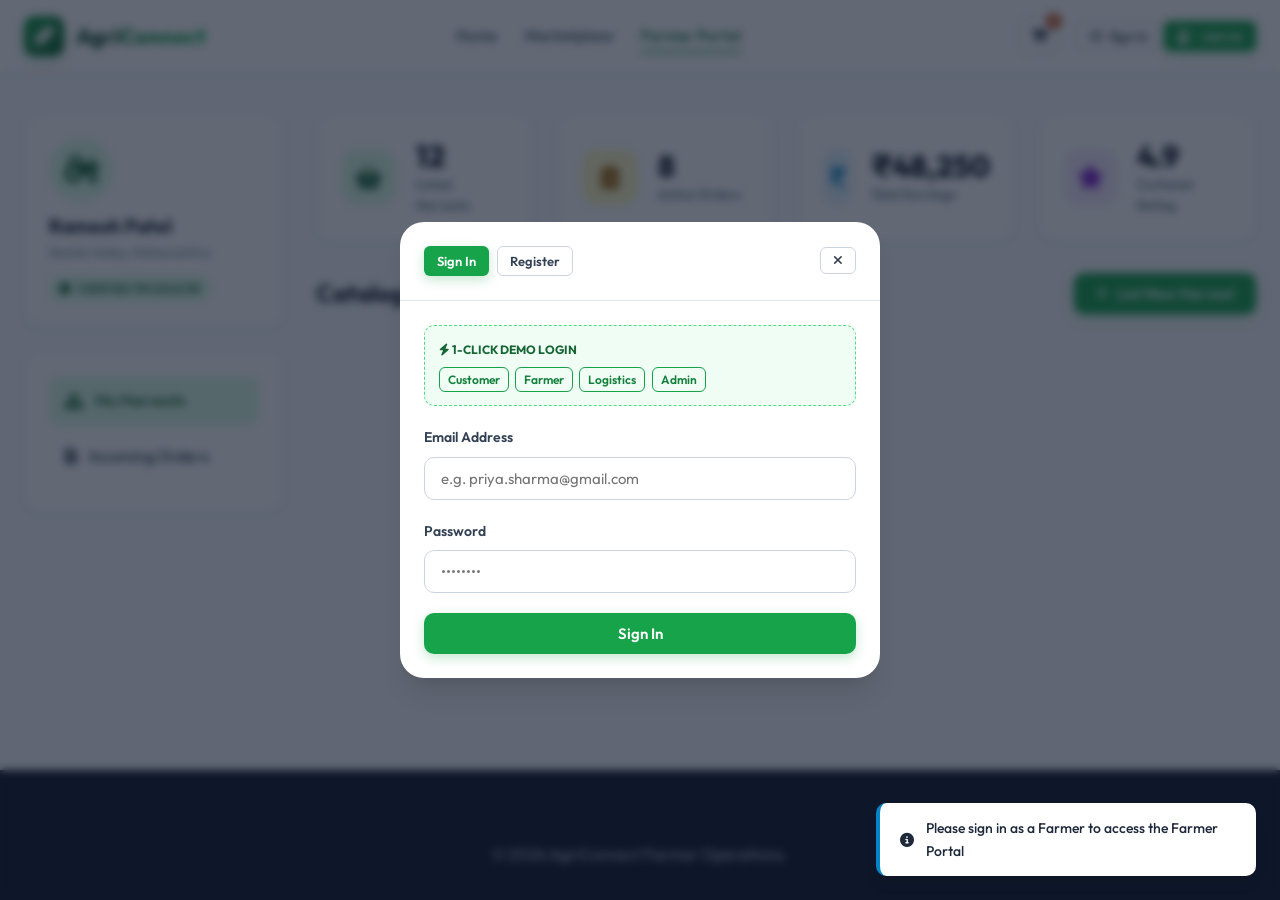
<file: frontend/pages/farmer.html>
<!DOCTYPE html>
<html lang="en">
<head>
  <meta charset="UTF-8">
  <meta name="viewport" content="width=device-width, initial-scale=1.0">
  <title>Farmer Portal - AgriConnect</title>
  
  <link rel="preconnect" href="https://fonts.googleapis.com">
  <link rel="preconnect" href="https://fonts.gstatic.com" crossorigin>
  <link href="https://fonts.googleapis.com/css2?family=Outfit:wght@400;500;600;700;800&family=Plus+Jakarta+Sans:wght@400;500;600;700&display=swap" rel="stylesheet">
  
  <link rel="stylesheet" href="https://cdnjs.cloudflare.com/ajax/libs/font-awesome/6.5.1/css/all.min.css">
  <link rel="stylesheet" href="../css/styles.css">
  <link rel="stylesheet" href="../css/components.css">

  <style>
    .dashboard-layout {
      display: grid;
      grid-template-columns: 260px 1fr;
      gap: 2rem;
      padding: 2.5rem 0 4rem;
    }
    .dashboard-nav-item {
      display: flex;
      align-items: center;
      gap: 0.75rem;
      padding: 0.75rem 1rem;
      border-radius: var(--radius-md);
      font-weight: 600;
      color: var(--slate-600);
      margin-bottom: 0.35rem;
      transition: all var(--transition-fast);
      cursor: pointer;
    }
    .dashboard-nav-item:hover, .dashboard-nav-item.active {
      background-color: var(--primary-100);
      color: var(--primary-800);
    }
    @media (max-width: 860px) {
      .dashboard-layout { grid-template-columns: 1fr; }
    }
  </style>
</head>
<body>

  <!-- Navigation Bar -->
  <nav class="navbar">
    <div class="container nav-container">
      <a href="../index.html" class="brand-logo">
        <div class="logo-icon"><i class="fa-solid fa-wheat-awn"></i></div>
        <span>Agri<span class="text-gradient">Connect</span></span>
      </a>

      <ul class="nav-links">
        <li><a href="../index.html" class="nav-link">Home</a></li>
        <li><a href="marketplace.html" class="nav-link">Marketplace</a></li>
        <li><a href="farmer.html" class="nav-link active">Farmer Portal</a></li>
        <span id="role-nav-links"></span>
      </ul>

      <div class="nav-actions">
        <a href="customer.html" class="cart-btn-wrapper btn btn-secondary btn-icon" title="View Cart">
          <i class="fa-solid fa-cart-shopping"></i>
          <span id="nav-cart-count" class="cart-badge-count">0</span>
        </a>
        <div id="nav-auth-actions"></div>
      </div>
    </div>
  </nav>

  <main class="container">
    <div class="dashboard-layout">

      <!-- Left Sidebar Navigation -->
      <aside>
        <div class="card" style="margin-bottom: 1.5rem;">
          <div style="width: 4rem; height: 4rem; border-radius: var(--radius-full); background: var(--primary-100); color: var(--primary-800); display: flex; align-items: center; justify-content: center; font-size: 1.75rem; margin-bottom: 0.75rem;">
            <i class="fa-solid fa-tractor"></i>
          </div>
          <h3 id="farmer-profile-name" style="font-size: 1.2rem; margin-bottom: 0.25rem;">Ramesh Patel</h3>
          <p id="farmer-profile-meta" style="font-size: 0.8125rem; color: var(--slate-500); margin-bottom: 0.75rem;">Nashik Valley, Maharashtra</p>
          <span class="badge badge-success"><i class="fa-solid fa-certificate"></i> Verified Producer</span>
        </div>

        <div class="card">
          <nav>
            <a class="dashboard-nav-item active" data-tab="products">
              <i class="fa-solid fa-boxes-stacked"></i> My Harvests
            </a>
            <a class="dashboard-nav-item" data-tab="orders">
              <i class="fa-solid fa-file-invoice-dollar"></i> Incoming Orders
            </a>
          </nav>
        </div>
      </aside>

      <!-- Right Tab Content -->
      <section>
        
        <!-- Farmer KPI Metrics Row -->
        <div class="grid grid-cols-4" style="margin-bottom: 2rem;">
          <div class="metric-card">
            <div class="metric-icon green"><i class="fa-solid fa-basket-shopping"></i></div>
            <div>
              <div class="metric-value" id="farmer-stat-products">12</div>
              <div class="metric-label">Listed Harvests</div>
            </div>
          </div>
          <div class="metric-card">
            <div class="metric-icon gold"><i class="fa-solid fa-clipboard-list"></i></div>
            <div>
              <div class="metric-value" id="farmer-stat-orders">8</div>
              <div class="metric-label">Active Orders</div>
            </div>
          </div>
          <div class="metric-card">
            <div class="metric-icon blue"><i class="fa-solid fa-indian-rupee-sign"></i></div>
            <div>
              <div class="metric-value" id="farmer-stat-earnings">₹48,250</div>
              <div class="metric-label">Total Earnings</div>
            </div>
          </div>
          <div class="metric-card">
            <div class="metric-icon purple"><i class="fa-solid fa-star"></i></div>
            <div>
              <div class="metric-value" id="farmer-stat-rating">4.9</div>
              <div class="metric-label">Customer Rating</div>
            </div>
          </div>
        </div>

        <!-- Tab 1: Products Management -->
        <div id="tab-products" class="dashboard-tab-content">
          <div style="display: flex; justify-content: space-between; align-items: center; margin-bottom: 1.5rem;">
            <h2>Catalog & Inventory</h2>
            <button class="btn btn-primary" onclick="Farmer.openAddProductModal()">
              <i class="fa-solid fa-plus"></i> List New Harvest
            </button>
          </div>

          <div id="farmer-products-grid" class="grid grid-cols-3">
            <!-- Farmer products list -->
          </div>
        </div>

        <!-- Tab 2: Orders Management -->
        <div id="tab-orders" class="dashboard-tab-content" style="display: none;">
          <h2 style="margin-bottom: 1.5rem;">Orders Requiring Dispatch</h2>
          <div id="farmer-orders-container">
            <!-- Incoming orders -->
          </div>
        </div>

      </section>

    </div>
  </main>

  <footer class="footer">
    <div class="container" style="text-align: center;">
      <p>© 2026 AgriConnect Farmer Operations.</p>
    </div>
  </footer>

  <script src="../js/api.js"></script>
  <script src="../js/auth.js"></script>
  <script src="../js/farmer.js"></script>
  <script>
    document.addEventListener('DOMContentLoaded', () => {
      Farmer.init();
    });
  </script>
</body>
</html>
</file>
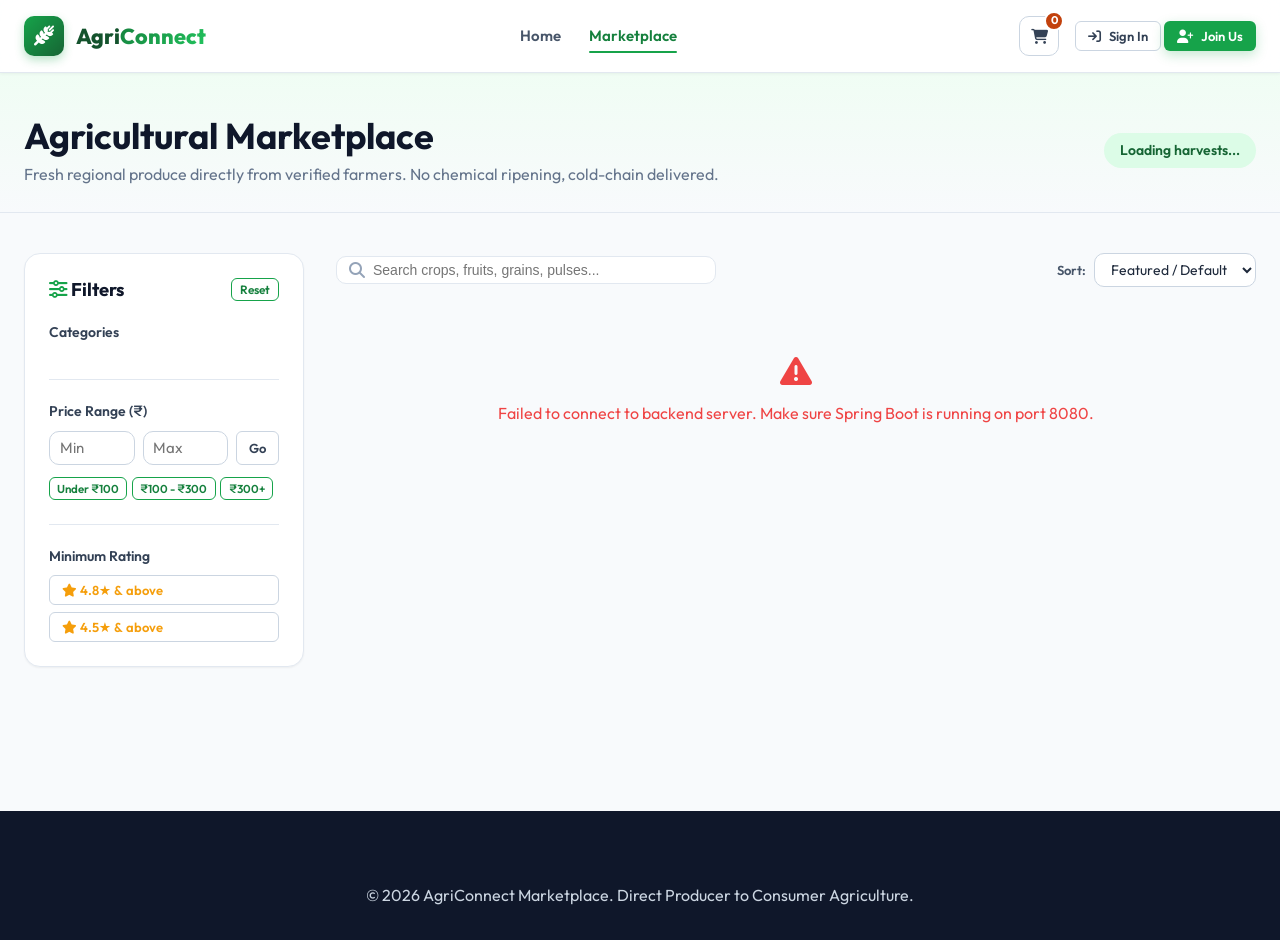
<file: frontend/pages/marketplace.html>
<!DOCTYPE html>
<html lang="en">
<head>
  <meta charset="UTF-8">
  <meta name="viewport" content="width=device-width, initial-scale=1.0">
  <title>Marketplace - AgriConnect</title>
  
  <link rel="preconnect" href="https://fonts.googleapis.com">
  <link rel="preconnect" href="https://fonts.gstatic.com" crossorigin>
  <link href="https://fonts.googleapis.com/css2?family=Outfit:wght@400;500;600;700;800&family=Plus+Jakarta+Sans:wght@400;500;600;700&display=swap" rel="stylesheet">
  
  <link rel="stylesheet" href="https://cdnjs.cloudflare.com/ajax/libs/font-awesome/6.5.1/css/all.min.css">
  <link rel="stylesheet" href="../css/styles.css">
  <link rel="stylesheet" href="../css/components.css">

  <style>
    .filter-pill {
      display: inline-block;
      padding: 0.4rem 0.85rem;
      border-radius: var(--radius-full);
      font-size: 0.8125rem;
      font-weight: 600;
      color: var(--slate-700);
      background-color: var(--slate-100);
      border: 1px solid var(--slate-200);
      cursor: pointer;
      transition: all var(--transition-fast);
      margin-bottom: 0.5rem;
    }
    .filter-pill:hover, .filter-pill.active {
      background-color: var(--primary-600);
      color: #ffffff;
      border-color: var(--primary-600);
    }
    .marketplace-layout {
      display: grid;
      grid-template-columns: 280px 1fr;
      gap: 2rem;
      padding: 2.5rem 0 4rem;
    }
    @media (max-width: 900px) {
      .marketplace-layout { grid-template-columns: 1fr; }
    }
  </style>
</head>
<body>

  <!-- Navigation Bar -->
  <nav class="navbar">
    <div class="container nav-container">
      <a href="../index.html" class="brand-logo">
        <div class="logo-icon"><i class="fa-solid fa-wheat-awn"></i></div>
        <span>Agri<span class="text-gradient">Connect</span></span>
      </a>

      <ul class="nav-links">
        <li><a href="../index.html" class="nav-link">Home</a></li>
        <li><a href="marketplace.html" class="nav-link active">Marketplace</a></li>
        <span id="role-nav-links"></span>
      </ul>

      <div class="nav-actions">
        <a href="customer.html" class="cart-btn-wrapper btn btn-secondary btn-icon" title="View Cart">
          <i class="fa-solid fa-cart-shopping"></i>
          <span id="nav-cart-count" class="cart-badge-count">0</span>
        </a>
        <div id="nav-auth-actions"></div>
      </div>
    </div>
  </nav>

  <!-- Marketplace Header -->
  <header style="background: linear-gradient(to bottom, var(--primary-50), #f8fafc); padding: 2.5rem 0 1.5rem; border-bottom: 1px solid var(--border-light);">
    <div class="container">
      <div style="display: flex; justify-content: space-between; align-items: center; flex-wrap: wrap; gap: 1rem;">
        <div>
          <h1 style="font-size: 2.25rem; margin-bottom: 0.25rem;">Agricultural Marketplace</h1>
          <p class="text-muted">Fresh regional produce directly from verified farmers. No chemical ripening, cold-chain delivered.</p>
        </div>
        <div id="market-products-count" style="font-size: 0.875rem; font-weight: 600; color: var(--primary-800); background: var(--primary-100); padding: 0.4rem 1rem; border-radius: var(--radius-full);">
          Loading harvests...
        </div>
      </div>
    </div>
  </header>

  <!-- Marketplace Main Content -->
  <main class="container">
    <div class="marketplace-layout">

      <!-- Left Filters Sidebar -->
      <aside>
        <div class="card" style="position: sticky; top: 5.5rem;">
          <div style="display: flex; justify-content: space-between; align-items: center; margin-bottom: 1.25rem;">
            <h3 style="font-size: 1.15rem;"><i class="fa-solid fa-sliders" style="color: var(--primary-600);"></i> Filters</h3>
            <button class="btn btn-outline btn-sm" style="font-size: 0.75rem; padding: 0.2rem 0.5rem;" onclick="Marketplace.resetFilters()">
              Reset
            </button>
          </div>

          <!-- Category Filter -->
          <div style="margin-bottom: 1.5rem;">
            <label class="form-label" style="margin-bottom: 0.75rem;">Categories</label>
            <div id="market-categories-list" style="display: flex; flex-wrap: wrap; gap: 0.35rem;">
              <!-- Loaded dynamically -->
            </div>
          </div>

          <!-- Price Filter -->
          <div style="margin-bottom: 1.5rem; border-top: 1px solid var(--border-light); padding-top: 1.25rem;">
            <label class="form-label">Price Range (₹)</label>
            <div style="display: flex; gap: 0.5rem; margin-bottom: 0.75rem;">
              <input type="number" id="price-min" class="form-control text-sm" placeholder="Min" style="padding: 0.4rem 0.6rem;">
              <input type="number" id="price-max" class="form-control text-sm" placeholder="Max" style="padding: 0.4rem 0.6rem;">
              <button class="btn btn-secondary btn-sm" onclick="Marketplace.filterPrice(document.getElementById('price-min').value, document.getElementById('price-max').value)">Go</button>
            </div>
            <div style="display: flex; flex-wrap: wrap; gap: 0.3rem;">
              <button class="btn btn-outline btn-sm" style="font-size: 0.72rem; padding: 0.2rem 0.45rem;" onclick="Marketplace.filterPrice(0, 100)">Under ₹100</button>
              <button class="btn btn-outline btn-sm" style="font-size: 0.72rem; padding: 0.2rem 0.45rem;" onclick="Marketplace.filterPrice(100, 300)">₹100 - ₹300</button>
              <button class="btn btn-outline btn-sm" style="font-size: 0.72rem; padding: 0.2rem 0.45rem;" onclick="Marketplace.filterPrice(300, 1500)">₹300+</button>
            </div>
          </div>

          <!-- Rating Filter -->
          <div style="border-top: 1px solid var(--border-light); padding-top: 1.25rem;">
            <label class="form-label">Minimum Rating</label>
            <div style="display: flex; flex-direction: column; gap: 0.4rem;">
              <button class="btn btn-secondary btn-sm" style="justify-content: flex-start;" onclick="Marketplace.filterRating(4.8)">
                <span style="color: #f59e0b;"><i class="fa-solid fa-star"></i> 4.8★ & above</span>
              </button>
              <button class="btn btn-secondary btn-sm" style="justify-content: flex-start;" onclick="Marketplace.filterRating(4.5)">
                <span style="color: #f59e0b;"><i class="fa-solid fa-star"></i> 4.5★ & above</span>
              </button>
            </div>
          </div>
        </div>
      </aside>

      <!-- Right Products Grid & Controls -->
      <section>
        <!-- Top Toolbar -->
        <div style="display: flex; justify-content: space-between; align-items: center; margin-bottom: 1.5rem; flex-wrap: wrap; gap: 1rem;">
          <div style="display: flex; align-items: center; background: #fff; border: 1px solid var(--border-light); border-radius: var(--radius-md); padding: 0.3rem 0.75rem; width: 100%; max-width: 380px;">
            <i class="fa-solid fa-magnifying-glass" style="color: var(--slate-400); margin-right: 0.5rem;"></i>
            <input type="text" id="market-search-input" placeholder="Search crops, fruits, grains, pulses..." style="border: none; outline: none; width: 100%; font-size: 0.875rem;">
          </div>

          <div style="display: flex; align-items: center; gap: 0.5rem;">
            <label style="font-size: 0.8125rem; font-weight: 600; color: var(--slate-600);">Sort:</label>
            <select id="market-sort-select" class="form-control" style="width: auto; padding: 0.4rem 0.75rem; font-size: 0.875rem;">
              <option value="default">Featured / Default</option>
              <option value="price-asc">Price: Low to High</option>
              <option value="price-desc">Price: High to Low</option>
              <option value="rating">Highest Rated</option>
            </select>
          </div>
        </div>

        <!-- Products Grid -->
        <div id="market-products-grid" class="grid grid-cols-3">
          <!-- Populated dynamically via Marketplace.loadProducts() -->
        </div>

        <!-- Pagination Controls -->
        <div id="market-pagination" style="display: flex; justify-content: center; gap: 0.5rem; margin-top: 3rem;">
          <!-- Populated dynamically -->
        </div>
      </section>

    </div>
  </main>

  <footer class="footer">
    <div class="container" style="text-align: center;">
      <p>© 2026 AgriConnect Marketplace. Direct Producer to Consumer Agriculture.</p>
    </div>
  </footer>

  <script src="../js/api.js"></script>
  <script src="../js/auth.js"></script>
  <script src="../js/marketplace.js"></script>
  <script>
    document.addEventListener('DOMContentLoaded', () => {
      Marketplace.init();
    });
  </script>
</body>
</html>
</file>
<file: frontend/css/styles.css>
/* ==========================================================================
   AgriConnect - Design System & Global Styles
   Modern Agricultural Marketplace & Supply Chain Platform
   ========================================================================== */

:root {
    /* Brand Color Palette - Fresh Agricultural Theme */
    --primary-50: #f0fdf4;
    --primary-100: #dcfce7;
    --primary-200: #bbf7d0;
    --primary-300: #86efac;
    --primary-400: #4ade80;
    --primary-500: #22c55e;
    --primary-600: #16a34a;
    --primary-700: #15803d;
    --primary-800: #166534;
    --primary-900: #14532d;
    --primary-950: #052e16;
    /* Earth & Accent Colors */
    --earth-50: #fefce8;
    --earth-100: #fef9c3;
    --earth-500: #eab308;
    --earth-600: #ca8a04;
    --earth-700: #a16207;
    --amber-warm: #d97706;
    --terracotta: #c2410c;
    /* Neutral Slate Palette */
    --slate-50: #f8fafc;
    --slate-100: #f1f5f9;
    --slate-200: #e2e8f0;
    --slate-300: #cbd5e1;
    --slate-400: #94a3b8;
    --slate-500: #64748b;
    --slate-600: #475569;
    --slate-700: #334155;
    --slate-800: #1e293b;
    --slate-900: #0f172a;
    /* Semantic Colors */
    --success: #16a34a;
    --warning: #f59e0b;
    --danger: #ef4444;
    --info: #0284c7;
    /* Surfaces & Glassmorphism */
    --bg-body: #f8fafc;
    --bg-card: #ffffff;
    --bg-glass: rgba(255, 255, 255, 0.88);
    --border-light: #e2e8f0;
    --border-subtle: #cbd5e1;
    /* Typography */
    --font-sans: 'Outfit', 'Plus Jakarta Sans', system-ui, -apple-system, sans-serif;
    --font-mono: 'JetBrains Mono', monospace;
    /* Shadows */
    --shadow-sm: 0 1px 2px 0 rgba(0, 0, 0, 0.05);
    --shadow-md: 0 4px 6px -1px rgba(0, 0, 0, 0.08), 0 2px 4px -2px rgba(0, 0, 0, 0.06);
    --shadow-lg: 0 10px 15px -3px rgba(0, 0, 0, 0.08), 0 4px 6px -4px rgba(0, 0, 0, 0.04);
    --shadow-xl: 0 20px 25px -5px rgba(0, 0, 0, 0.1), 0 8px 10px -6px rgba(0, 0, 0, 0.04);
    --shadow-emerald: 0 10px 25px -5px rgba(22, 163, 74, 0.25);
    /* Radii */
    --radius-sm: 6px;
    --radius-md: 10px;
    --radius-lg: 16px;
    --radius-xl: 24px;
    --radius-full: 9999px;
    /* Transitions */
    --transition-fast: 150ms ease;
    --transition-base: 250ms cubic-bezier(0.4, 0, 0.2, 1);
    --transition-slow: 350ms cubic-bezier(0.4, 0, 0.2, 1);
}


/* Reset & Base */

*,
*::before,
*::after {
    box-sizing: border-box;
    margin: 0;
    padding: 0;
}

html {
    scroll-behavior: smooth;
    font-size: 16px;
}

body {
    font-family: var(--font-sans);
    background-color: var(--bg-body);
    color: var(--slate-800);
    line-height: 1.6;
    -webkit-font-smoothing: antialiased;
    min-height: 100vh;
    display: flex;
    flex-direction: column;
}

main {
    flex: 1;
}

a {
    color: inherit;
    text-decoration: none;
    transition: color var(--transition-fast);
}

img {
    max-width: 100%;
    height: auto;
    display: block;
}


/* Container */

.container {
    width: 100%;
    max-width: 1280px;
    margin-left: auto;
    margin-right: auto;
    padding-left: 1.5rem;
    padding-right: 1.5rem;
}


/* Typography Helpers */

h1,
h2,
h3,
h4,
h5,
h6 {
    color: var(--slate-900);
    font-weight: 700;
    line-height: 1.25;
}

.text-gradient {
    background: linear-gradient(135deg, var(--primary-700), var(--primary-500));
    background-clip: text;
    -webkit-text-fill-color: transparent;
}

.text-gradient-earth {
    background: linear-gradient(135deg, #15803d, #ca8a04);
    background-clip: text;
    -webkit-text-fill-color: transparent;
}

.text-muted {
    color: var(--slate-500);
}

.text-sm {
    font-size: 0.875rem;
}

.text-xs {
    font-size: 0.75rem;
}

.text-lg {
    font-size: 1.125rem;
}

.text-xl {
    font-size: 1.25rem;
}

.text-2xl {
    font-size: 1.5rem;
}

.font-semibold {
    font-weight: 600;
}

.font-bold {
    font-weight: 700;
}


/* Buttons */

.btn {
    display: inline-flex;
    align-items: center;
    justify-content: center;
    gap: 0.5rem;
    font-family: var(--font-sans);
    font-size: 0.9375rem;
    font-weight: 600;
    padding: 0.625rem 1.25rem;
    border-radius: var(--radius-md);
    border: 1px solid transparent;
    cursor: pointer;
    transition: all var(--transition-base);
    text-align: center;
    white-space: nowrap;
}

.btn:active {
    transform: scale(0.98);
}

.btn-primary {
    background-color: var(--primary-600);
    color: #ffffff;
    box-shadow: 0 4px 12px rgba(22, 163, 74, 0.25);
}

.btn-primary:hover {
    background-color: var(--primary-700);
    box-shadow: 0 6px 16px rgba(22, 163, 74, 0.35);
}

.btn-secondary {
    background-color: #ffffff;
    color: var(--slate-700);
    border-color: var(--slate-300);
}

.btn-secondary:hover {
    background-color: var(--slate-50);
    border-color: var(--slate-400);
    color: var(--slate-900);
}

.btn-outline {
    background: transparent;
    color: var(--primary-700);
    border-color: var(--primary-600);
}

.btn-outline:hover {
    background-color: var(--primary-50);
    color: var(--primary-800);
}

.btn-earth {
    background: linear-gradient(135deg, var(--earth-600), var(--amber-warm));
    color: #ffffff;
}

.btn-earth:hover {
    opacity: 0.95;
    box-shadow: 0 4px 12px rgba(202, 138, 4, 0.3);
}

.btn-danger {
    background-color: var(--danger);
    color: #ffffff;
}

.btn-danger:hover {
    background-color: #dc2626;
}

.btn-sm {
    padding: 0.375rem 0.75rem;
    font-size: 0.8125rem;
    border-radius: var(--radius-sm);
}

.btn-lg {
    padding: 0.875rem 1.75rem;
    font-size: 1.0625rem;
    border-radius: var(--radius-lg);
}

.btn-icon {
    width: 2.5rem;
    height: 2.5rem;
    padding: 0;
    border-radius: var(--radius-md);
    display: inline-flex;
    align-items: center;
    justify-content: center;
}


/* Badges */

.badge {
    display: inline-flex;
    align-items: center;
    gap: 0.35rem;
    padding: 0.25rem 0.65rem;
    border-radius: var(--radius-full);
    font-size: 0.75rem;
    font-weight: 600;
    letter-spacing: 0.025em;
    text-transform: uppercase;
}

.badge-success {
    background-color: var(--primary-100);
    color: var(--primary-800);
}

.badge-warning {
    background-color: var(--earth-100);
    color: var(--earth-700);
}

.badge-danger {
    background-color: #fee2e2;
    color: #991b1b;
}

.badge-info {
    background-color: #e0f2fe;
    color: #075985;
}

.badge-secondary {
    background-color: var(--slate-100);
    color: var(--slate-700);
}


/* Cards */

.card {
    background-color: var(--bg-card);
    border: 1px solid var(--border-light);
    border-radius: var(--radius-lg);
    padding: 1.5rem;
    box-shadow: var(--shadow-sm);
    transition: all var(--transition-base);
}

.card:hover {
    box-shadow: var(--shadow-md);
    border-color: var(--border-subtle);
}


/* Form Controls */

.form-group {
    margin-bottom: 1.25rem;
}

.form-label {
    display: block;
    font-size: 0.875rem;
    font-weight: 600;
    color: var(--slate-700);
    margin-bottom: 0.5rem;
}

.form-control {
    width: 100%;
    padding: 0.6875rem 1rem;
    font-family: var(--font-sans);
    font-size: 0.9375rem;
    color: var(--slate-800);
    background-color: #ffffff;
    border: 1px solid var(--slate-300);
    border-radius: var(--radius-md);
    transition: border-color var(--transition-fast), box-shadow var(--transition-fast);
}

.form-control:focus {
    outline: none;
    border-color: var(--primary-500);
    box-shadow: 0 0 0 3px rgba(34, 197, 94, 0.15);
}

select.form-control {
    cursor: pointer;
}


/* Tables */

.table-responsive {
    width: 100%;
    overflow-x: auto;
    border-radius: var(--radius-md);
    border: 1px solid var(--border-light);
}

.table {
    width: 100%;
    border-collapse: collapse;
    text-align: left;
    font-size: 0.875rem;
}

.table th {
    background-color: var(--slate-50);
    color: var(--slate-600);
    font-weight: 600;
    padding: 0.875rem 1rem;
    border-bottom: 1px solid var(--border-light);
}

.table td {
    padding: 1rem;
    border-bottom: 1px solid var(--border-light);
    vertical-align: middle;
}

.table tr:last-child td {
    border-bottom: none;
}

.table tbody tr:hover {
    background-color: var(--slate-50);
}


/* Modals */

.modal-overlay {
    position: fixed;
    inset: 0;
    background-color: rgba(15, 23, 42, 0.65);
    backdrop-filter: blur(4px);
    z-index: 1000;
    display: flex;
    align-items: center;
    justify-content: center;
    padding: 1rem;
    opacity: 0;
    visibility: hidden;
    transition: all var(--transition-base);
}

.modal-overlay.active {
    opacity: 1;
    visibility: visible;
}

.modal-content {
    background-color: #ffffff;
    border-radius: var(--radius-xl);
    max-width: 600px;
    width: 100%;
    max-height: 90vh;
    overflow-y: auto;
    box-shadow: var(--shadow-xl);
    transform: translateY(20px);
    transition: transform var(--transition-base);
}

.modal-overlay.active .modal-content {
    transform: translateY(0);
}

.modal-header {
    padding: 1.5rem;
    border-bottom: 1px solid var(--border-light);
    display: flex;
    align-items: center;
    justify-content: space-between;
}

.modal-body {
    padding: 1.5rem;
}

.modal-footer {
    padding: 1.25rem 1.5rem;
    border-top: 1px solid var(--border-light);
    display: flex;
    align-items: center;
    justify-content: flex-end;
    gap: 0.75rem;
}


/* Toast Notifications */

#toast-container {
    position: fixed;
    bottom: 1.5rem;
    right: 1.5rem;
    z-index: 9999;
    display: flex;
    flex-direction: column;
    gap: 0.75rem;
}

.toast {
    display: flex;
    align-items: center;
    gap: 0.75rem;
    background-color: #ffffff;
    color: var(--slate-800);
    border-radius: var(--radius-md);
    padding: 0.875rem 1.25rem;
    box-shadow: var(--shadow-lg);
    border-left: 4px solid var(--primary-600);
    font-size: 0.875rem;
    font-weight: 500;
    animation: slideInRight 0.3s ease forwards;
    max-width: 380px;
}

.toast.toast-error {
    border-left-color: var(--danger);
}

.toast.toast-warning {
    border-left-color: var(--warning);
}

.toast.toast-info {
    border-left-color: var(--info);
}

@keyframes slideInRight {
    from {
        transform: translateX(100%);
        opacity: 0;
    }
    to {
        transform: translateX(0);
        opacity: 1;
    }
}


/* Grid System */

.grid {
    display: grid;
    gap: 1.5rem;
}

.grid-cols-2 {
    grid-template-columns: repeat(2, minmax(0, 1fr));
}

.grid-cols-3 {
    grid-template-columns: repeat(3, minmax(0, 1fr));
}

.grid-cols-4 {
    grid-template-columns: repeat(4, minmax(0, 1fr));
}

@media (max-width: 1024px) {
    .grid-cols-4 {
        grid-template-columns: repeat(2, minmax(0, 1fr));
    }
    .grid-cols-3 {
        grid-template-columns: repeat(2, minmax(0, 1fr));
    }
}

@media (max-width: 640px) {
    .grid-cols-4,
    .grid-cols-3,
    .grid-cols-2 {
        grid-template-columns: 1fr;
    }
}
</file>
<file: frontend/css/components.css>
/* ==========================================================================
   AgriConnect - Component Specific Styles
   ========================================================================== */

/* Navbar */
.navbar {
  position: sticky;
  top: 0;
  z-index: 500;
  background-color: var(--bg-glass);
  backdrop-filter: blur(12px);
  border-bottom: 1px solid var(--border-light);
  box-shadow: 0 1px 3px rgba(0, 0, 0, 0.05);
}

.nav-container {
  display: flex;
  align-items: center;
  justify-content: space-between;
  height: 4.5rem;
}

.brand-logo {
  display: flex;
  align-items: center;
  gap: 0.75rem;
  font-size: 1.35rem;
  font-weight: 800;
  color: var(--primary-900);
}

.brand-logo .logo-icon {
  width: 2.5rem;
  height: 2.5rem;
  background: linear-gradient(135deg, var(--primary-600), var(--primary-800));
  color: #ffffff;
  display: flex;
  align-items: center;
  justify-content: center;
  border-radius: var(--radius-md);
  font-size: 1.25rem;
  box-shadow: 0 4px 10px rgba(22, 163, 74, 0.3);
}

.nav-links {
  display: flex;
  align-items: center;
  gap: 1.75rem;
  list-style: none;
}

.nav-link {
  font-weight: 600;
  font-size: 0.9375rem;
  color: var(--slate-600);
  transition: color var(--transition-fast);
  position: relative;
  padding: 0.25rem 0;
}

.nav-link:hover, .nav-link.active {
  color: var(--primary-700);
}

.nav-link.active::after {
  content: '';
  position: absolute;
  bottom: -0.25rem;
  left: 0;
  right: 0;
  height: 2.5px;
  background-color: var(--primary-600);
  border-radius: var(--radius-full);
}

.nav-actions {
  display: flex;
  align-items: center;
  gap: 1rem;
}

.cart-btn-wrapper {
  position: relative;
}

.cart-badge-count {
  position: absolute;
  top: -6px;
  right: -6px;
  background-color: var(--terracotta);
  color: #ffffff;
  font-size: 0.7rem;
  font-weight: 700;
  min-width: 1.25rem;
  height: 1.25rem;
  border-radius: var(--radius-full);
  display: flex;
  align-items: center;
  justify-content: center;
  padding: 0 0.25rem;
  border: 2px solid #ffffff;
}

.user-profile-menu {
  display: flex;
  align-items: center;
  gap: 0.75rem;
}

.role-pill {
  font-size: 0.75rem;
  font-weight: 700;
  padding: 0.25rem 0.65rem;
  border-radius: var(--radius-full);
  background-color: var(--primary-100);
  color: var(--primary-800);
  text-transform: uppercase;
}

/* Hero Section */
.hero-section {
  position: relative;
  padding: 5rem 0 4rem;
  background: radial-gradient(circle at 10% 20%, rgba(220, 252, 231, 0.6) 0%, transparent 40%),
              radial-gradient(circle at 90% 80%, rgba(254, 249, 195, 0.4) 0%, transparent 40%);
  overflow: hidden;
}

.hero-grid {
  display: grid;
  grid-template-columns: 1.1fr 0.9fr;
  align-items: center;
  gap: 3.5rem;
}

.hero-badge {
  display: inline-flex;
  align-items: center;
  gap: 0.5rem;
  padding: 0.4rem 1rem;
  background-color: var(--primary-100);
  color: var(--primary-800);
  font-size: 0.8125rem;
  font-weight: 700;
  border-radius: var(--radius-full);
  margin-bottom: 1.25rem;
}

.hero-title {
  font-size: 3.25rem;
  font-weight: 800;
  line-height: 1.15;
  letter-spacing: -0.02em;
  margin-bottom: 1.25rem;
  color: var(--slate-900);
}

.hero-description {
  font-size: 1.15rem;
  color: var(--slate-600);
  margin-bottom: 2rem;
  max-width: 580px;
}

.hero-search-box {
  display: flex;
  align-items: center;
  background-color: #ffffff;
  padding: 0.5rem 0.6rem 0.5rem 1.25rem;
  border-radius: var(--radius-xl);
  border: 1px solid var(--border-light);
  box-shadow: var(--shadow-lg);
  max-width: 560px;
  margin-bottom: 2.5rem;
}

.hero-search-box input {
  flex: 1;
  border: none;
  outline: none;
  font-size: 1rem;
  font-family: var(--font-sans);
  color: var(--slate-800);
}

.hero-stats-row {
  display: flex;
  align-items: center;
  gap: 2.5rem;
  padding-top: 1.5rem;
  border-top: 1px solid var(--border-light);
}

.hero-stat-item .stat-num {
  font-size: 1.75rem;
  font-weight: 800;
  color: var(--slate-900);
}

.hero-stat-item .stat-label {
  font-size: 0.8125rem;
  font-weight: 600;
  color: var(--slate-500);
  text-transform: uppercase;
}

.hero-visual-card {
  position: relative;
}

.hero-main-img {
  width: 100%;
  height: 480px;
  object-fit: cover;
  border-radius: var(--radius-xl);
  box-shadow: var(--shadow-xl);
}

.hero-floating-card {
  position: absolute;
  background: var(--bg-glass);
  backdrop-filter: blur(16px);
  padding: 1rem 1.25rem;
  border-radius: var(--radius-lg);
  border: 1px solid rgba(255, 255, 255, 0.6);
  box-shadow: var(--shadow-lg);
  display: flex;
  align-items: center;
  gap: 0.875rem;
}

.hero-floating-card.top-right {
  top: -1.5rem;
  right: -1rem;
}

.hero-floating-card.bottom-left {
  bottom: -1.5rem;
  left: -1rem;
}

/* Category Cards */
.category-card {
  background-color: #ffffff;
  border: 1px solid var(--border-light);
  border-radius: var(--radius-lg);
  padding: 1.5rem 1.25rem;
  text-align: center;
  transition: all var(--transition-base);
  cursor: pointer;
  display: flex;
  flex-direction: column;
  align-items: center;
  gap: 0.75rem;
}

.category-card:hover {
  transform: translateY(-4px);
  border-color: var(--primary-500);
  box-shadow: var(--shadow-emerald);
}

.category-icon-box {
  width: 3.5rem;
  height: 3.5rem;
  border-radius: var(--radius-full);
  background-color: var(--primary-50);
  color: var(--primary-700);
  display: flex;
  align-items: center;
  justify-content: center;
  font-size: 1.5rem;
  transition: transform var(--transition-base);
}

.category-card:hover .category-icon-box {
  transform: scale(1.1);
  background-color: var(--primary-600);
  color: #ffffff;
}

.category-name {
  font-weight: 700;
  font-size: 1rem;
  color: var(--slate-800);
}

.category-count {
  font-size: 0.75rem;
  font-weight: 600;
  color: var(--slate-500);
}

/* Product Cards */
.product-card {
  background-color: #ffffff;
  border: 1px solid var(--border-light);
  border-radius: var(--radius-lg);
  overflow: hidden;
  box-shadow: var(--shadow-sm);
  transition: all var(--transition-base);
  display: flex;
  flex-direction: column;
}

.product-card:hover {
  transform: translateY(-5px);
  box-shadow: var(--shadow-lg);
  border-color: var(--slate-300);
}

.product-thumb-container {
  position: relative;
  width: 100%;
  height: 200px;
  overflow: hidden;
  background-color: var(--slate-100);
}

.product-thumb {
  width: 100%;
  height: 100%;
  object-fit: cover;
  transition: transform var(--transition-slow);
}

.product-card:hover .product-thumb {
  transform: scale(1.06);
}

.product-badge-fresh {
  position: absolute;
  top: 0.75rem;
  left: 0.75rem;
  background-color: rgba(22, 163, 74, 0.92);
  backdrop-filter: blur(4px);
  color: #ffffff;
  font-size: 0.7rem;
  font-weight: 700;
  padding: 0.2rem 0.55rem;
  border-radius: var(--radius-full);
}

.product-wishlist-btn {
  position: absolute;
  top: 0.75rem;
  right: 0.75rem;
  width: 2rem;
  height: 2rem;
  border-radius: var(--radius-full);
  background-color: rgba(255, 255, 255, 0.9);
  border: none;
  cursor: pointer;
  display: flex;
  align-items: center;
  justify-content: center;
  color: var(--slate-400);
  transition: all var(--transition-fast);
}

.product-wishlist-btn:hover, .product-wishlist-btn.active {
  color: #ef4444;
  background-color: #ffffff;
  transform: scale(1.1);
}

.product-body {
  padding: 1.25rem;
  display: flex;
  flex-direction: column;
  flex: 1;
}

.product-farmer-meta {
  display: flex;
  align-items: center;
  gap: 0.4rem;
  font-size: 0.75rem;
  font-weight: 600;
  color: var(--primary-700);
  margin-bottom: 0.4rem;
}

.product-title {
  font-size: 1.0625rem;
  font-weight: 700;
  color: var(--slate-900);
  margin-bottom: 0.5rem;
  line-height: 1.35;
  display: -webkit-box;
  -webkit-line-clamp: 1;
  -webkit-box-orient: vertical;
  overflow: hidden;
}

.product-desc {
  font-size: 0.8125rem;
  color: var(--slate-500);
  margin-bottom: 0.75rem;
  line-height: 1.4;
  display: -webkit-box;
  -webkit-line-clamp: 2;
  -webkit-box-orient: vertical;
  overflow: hidden;
}

.product-rating-row {
  display: flex;
  align-items: center;
  gap: 0.35rem;
  font-size: 0.8125rem;
  margin-bottom: 1rem;
}

.product-rating-stars {
  color: #f59e0b;
}

.product-reviews-count {
  color: var(--slate-400);
  font-size: 0.75rem;
}

.product-footer {
  margin-top: auto;
  display: flex;
  align-items: center;
  justify-content: space-between;
  padding-top: 0.875rem;
  border-top: 1px solid var(--border-light);
}

.product-price-box {
  display: flex;
  flex-direction: column;
}

.product-price {
  font-size: 1.25rem;
  font-weight: 800;
  color: var(--slate-900);
}

.product-original-price {
  font-size: 0.75rem;
  color: var(--slate-400);
  text-decoration: line-through;
}

.product-unit {
  font-size: 0.7rem;
  font-weight: 600;
  color: var(--slate-500);
}

/* Order Status Stepper */
.stepper-container {
  display: flex;
  align-items: center;
  justify-content: space-between;
  position: relative;
  margin: 2.5rem 0;
}

.stepper-line {
  position: absolute;
  top: 1.25rem;
  left: 2rem;
  right: 2rem;
  height: 3px;
  background-color: var(--slate-200);
  z-index: 1;
}

.stepper-progress {
  height: 100%;
  background-color: var(--primary-600);
  transition: width var(--transition-slow);
}

.step-item {
  position: relative;
  z-index: 2;
  display: flex;
  flex-direction: column;
  align-items: center;
  text-align: center;
}

.step-circle {
  width: 2.5rem;
  height: 2.5rem;
  border-radius: var(--radius-full);
  background-color: #ffffff;
  border: 2px solid var(--slate-300);
  display: flex;
  align-items: center;
  justify-content: center;
  font-size: 0.875rem;
  font-weight: 700;
  color: var(--slate-500);
  transition: all var(--transition-base);
}

.step-item.completed .step-circle {
  background-color: var(--primary-600);
  border-color: var(--primary-600);
  color: #ffffff;
}

.step-item.active .step-circle {
  background-color: #ffffff;
  border-color: var(--primary-600);
  color: var(--primary-600);
  box-shadow: 0 0 0 4px rgba(22, 163, 74, 0.2);
}

.step-label {
  margin-top: 0.5rem;
  font-size: 0.75rem;
  font-weight: 600;
  color: var(--slate-500);
  max-width: 90px;
}

.step-item.active .step-label {
  color: var(--primary-800);
  font-weight: 700;
}

/* Map Route View */
#map-container, .route-map {
  width: 100%;
  height: 440px;
  border-radius: var(--radius-lg);
  border: 1px solid var(--border-light);
  overflow: hidden;
  box-shadow: var(--shadow-md);
  z-index: 1;
}

/* Dashboard Metrics Card */
.metric-card {
  background-color: #ffffff;
  border: 1px solid var(--border-light);
  border-radius: var(--radius-lg);
  padding: 1.5rem;
  display: flex;
  align-items: center;
  gap: 1.25rem;
  box-shadow: var(--shadow-sm);
  transition: transform var(--transition-base);
}

.metric-card:hover {
  transform: translateY(-2px);
  box-shadow: var(--shadow-md);
}

.metric-icon {
  width: 3.5rem;
  height: 3.5rem;
  border-radius: var(--radius-lg);
  display: flex;
  align-items: center;
  justify-content: center;
  font-size: 1.5rem;
}

.metric-icon.green { background-color: var(--primary-100); color: var(--primary-800); }
.metric-icon.gold { background-color: var(--earth-100); color: var(--earth-700); }
.metric-icon.blue { background-color: #e0f2fe; color: #0284c7; }
.metric-icon.purple { background-color: #f3e8ff; color: #7e22ce; }

.metric-value {
  font-size: 1.875rem;
  font-weight: 800;
  color: var(--slate-900);
  line-height: 1.2;
}

.metric-label {
  font-size: 0.8125rem;
  font-weight: 600;
  color: var(--slate-500);
}

/* Supply Chain Flow Steps */
.sc-step-card {
  background-color: #ffffff;
  border: 1px solid var(--border-light);
  border-radius: var(--radius-lg);
  padding: 2rem 1.5rem;
  text-align: center;
  position: relative;
  transition: all var(--transition-base);
}

.sc-step-card:hover {
  transform: translateY(-4px);
  box-shadow: var(--shadow-md);
  border-color: var(--primary-400);
}

.sc-step-number {
  width: 2.25rem;
  height: 2.25rem;
  border-radius: var(--radius-full);
  background: var(--primary-600);
  color: #ffffff;
  font-weight: 700;
  display: flex;
  align-items: center;
  justify-content: center;
  margin: 0 auto 1rem;
}

/* Footer */
.footer {
  background-color: var(--slate-900);
  color: var(--slate-300);
  padding: 4.5rem 0 2rem;
  margin-top: 5rem;
}

.footer-grid {
  display: grid;
  grid-template-columns: 2fr 1fr 1fr 1.5fr;
  gap: 3rem;
  margin-bottom: 3.5rem;
}

.footer-col h5 {
  color: #ffffff;
  font-size: 1rem;
  font-weight: 700;
  margin-bottom: 1.25rem;
}

.footer-links {
  list-style: none;
  display: flex;
  flex-direction: column;
  gap: 0.75rem;
}

.footer-links a:hover {
  color: var(--primary-400);
}

.footer-bottom {
  padding-top: 2rem;
  border-top: 1px solid var(--slate-800);
  display: flex;
  align-items: center;
  justify-content: space-between;
  font-size: 0.875rem;
  color: var(--slate-500);
}

@media (max-width: 768px) {
  .hero-grid { grid-template-columns: 1fr; }
  .footer-grid { grid-template-columns: 1fr 1fr; }
  .stepper-container { overflow-x: auto; padding-bottom: 1rem; }
  .nav-links { display: none; }
}
</file>
